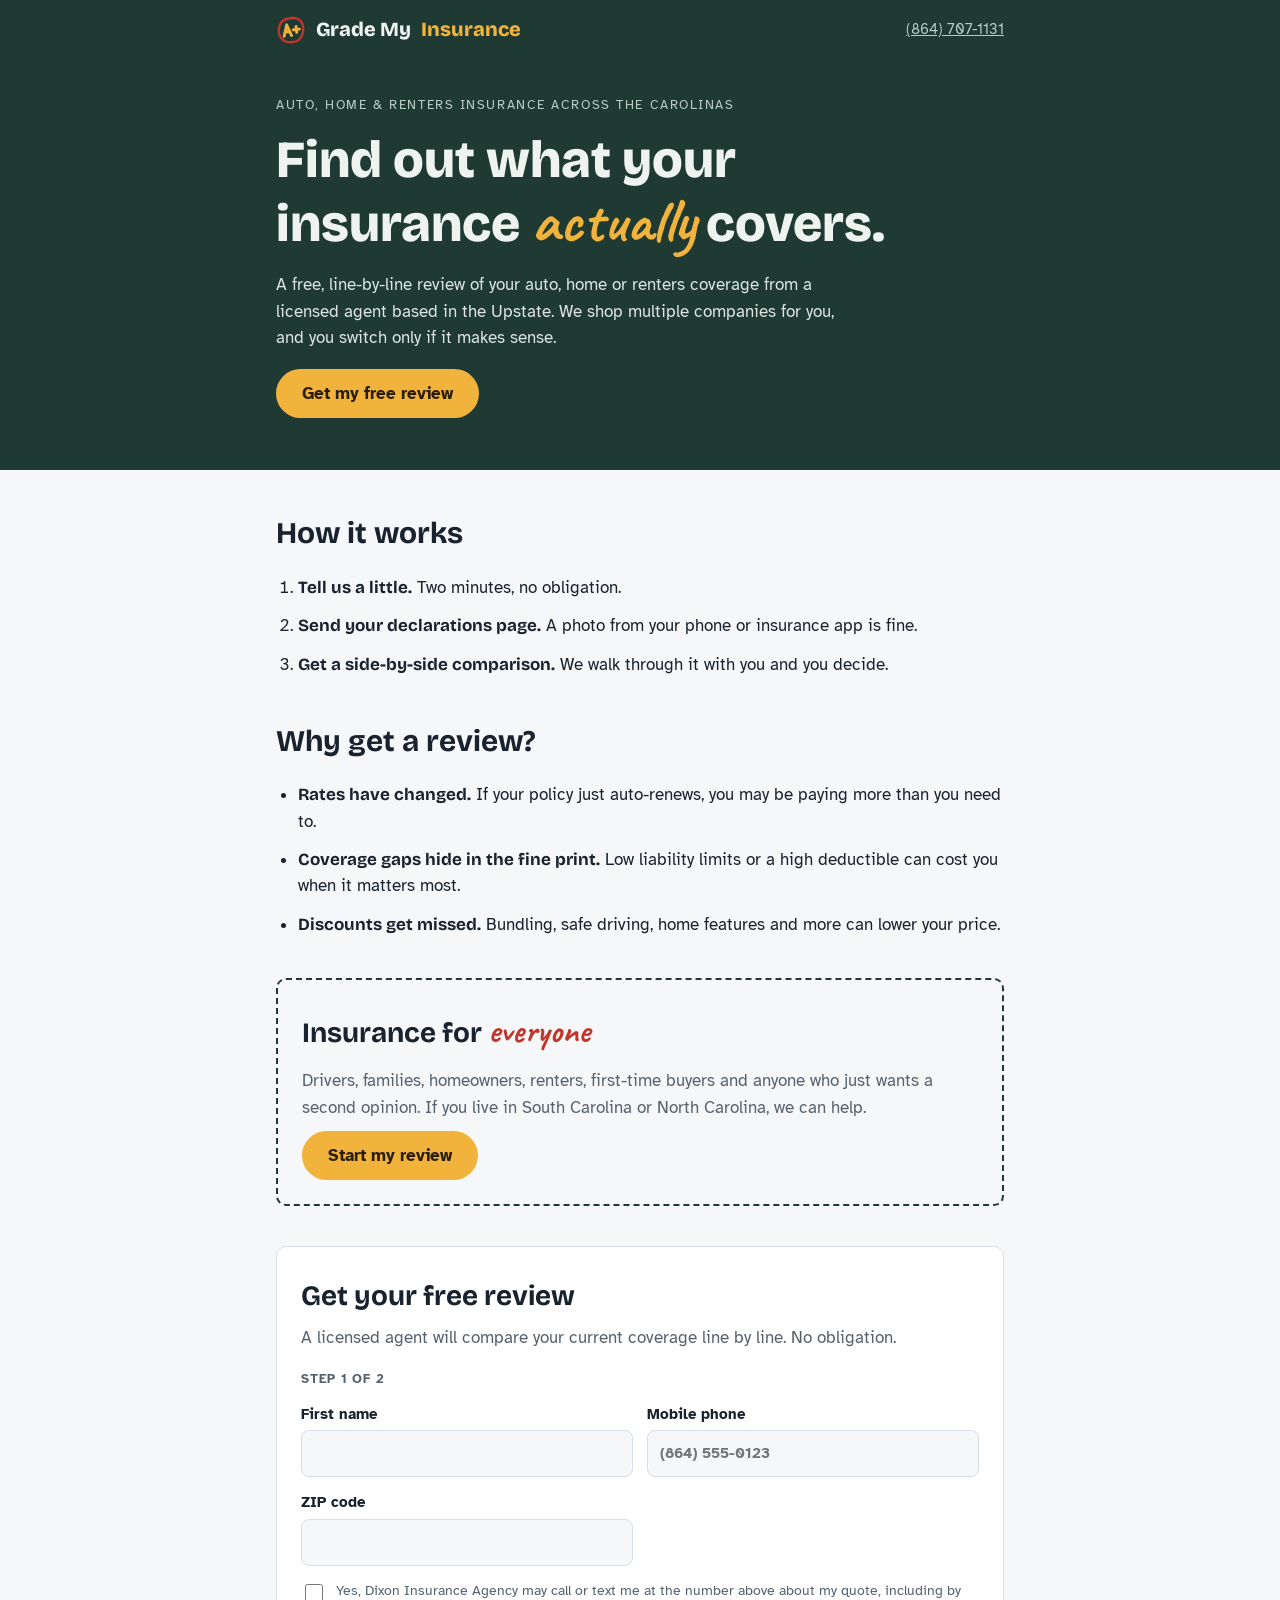
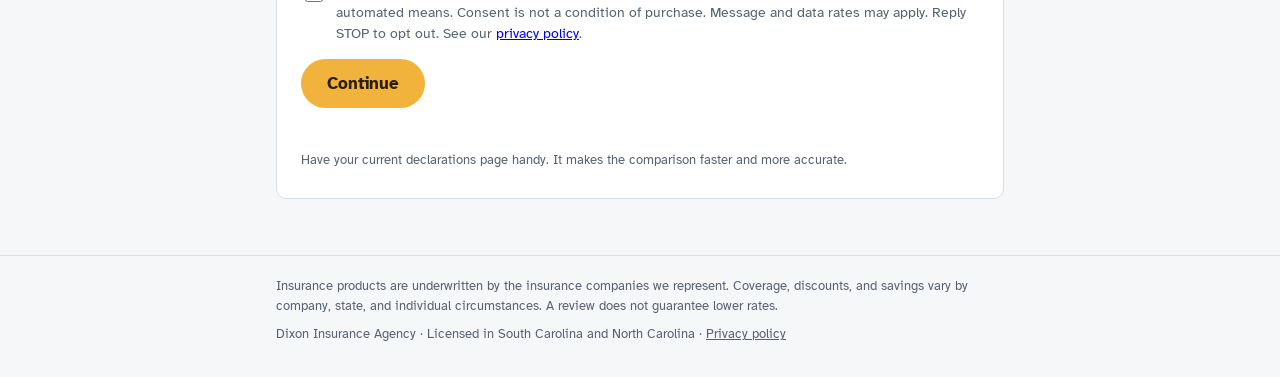
<file: index.html>
<!doctype html>
<html lang="en">
<head>
<meta charset="utf-8">
<meta name="viewport" content="width=device-width,initial-scale=1,viewport-fit=cover">
<title>Grade My Insurance</title>
<link rel="icon" href="/assets/favicon.svg" type="image/svg+xml">
<meta name="description" content="A free, line-by-line review of your auto and home insurance from a licensed agent serving South Carolina and North Carolina.">
<link rel="preconnect" href="https://fonts.googleapis.com">
<link rel="preconnect" href="https://fonts.gstatic.com" crossorigin>
<link rel="stylesheet" href="https://fonts.googleapis.com/css2?family=Bricolage+Grotesque:opsz,wght@12..96,600;12..96,800&family=Atkinson+Hyperlegible:wght@400;700&family=Caveat:wght@700&display=swap" media="print" onload="this.media='all'">
<noscript><link rel="stylesheet" href="https://fonts.googleapis.com/css2?family=Bricolage+Grotesque:opsz,wght@12..96,600;12..96,800&family=Atkinson+Hyperlegible:wght@400;700&family=Caveat:wght@700&display=swap"></noscript>
<link rel="stylesheet" href="/assets/site.css">
</head>
<body>

<div class="topbar"><div class="wrap">
  <a class="brand" href="/"><svg class="mark" viewBox="0 0 64 64" width="30" height="30" aria-hidden="true"><path d="M32 6C50 5 59 16 58 32C57 49 46 59 31 58C15 58 5 47 6 31C7 16 17 6 34 7" fill="none" stroke="#C2352A" stroke-width="5" stroke-linecap="round"/><g transform="rotate(-6 32 32)" fill="none" stroke="#F2B33D" stroke-width="6" stroke-linecap="round" stroke-linejoin="round"><path d="M16 44L24 20L32 44M19.5 35H28.5"/><path d="M37 32H50M43.5 25.5V38.5"/></g></svg>Grade My <em>Insurance</em></a>
  <a class="nav" href="tel:+18647071131">(864) 707-1131</a>
</div></div>

<header class="hero"><div class="wrap">
  <div class="eyebrow">Auto, home &amp; renters insurance across the Carolinas</div>
  <h1>Find out what your insurance <em>actually</em> covers.</h1>
  <p>A free, line-by-line review of your auto, home or renters coverage from a licensed agent based in the Upstate. We shop multiple companies for you, and you switch only if it makes sense.</p>
  <div class="row"><a class="btn" href="#quote">Get my free review</a></div>
</div></header>

<main><div class="wrap">

  <section class="section-h" aria-labelledby="howH" style="gap:18px">
    <h2 id="howH">How it works</h2>
    <ol class="steps-list">
      <li><strong>Tell us a little.</strong> Two minutes, no obligation.</li>
      <li><strong>Send your declarations page.</strong> A photo from your phone or insurance app is fine.</li>
      <li><strong>Get a side-by-side comparison.</strong> We walk through it with you and you decide.</li>
    </ol>
  </section>

  <section class="section-h" aria-labelledby="whyH" style="gap:18px">
    <h2 id="whyH">Why get a review?</h2>
    <ul class="steps-list">
      <li><strong>Rates have changed.</strong> If your policy just auto-renews, you may be paying more than you need to.</li>
      <li><strong>Coverage gaps hide in the fine print.</strong> Low liability limits or a high deductible can cost you when it matters most.</li>
      <li><strong>Discounts get missed.</strong> Bundling, safe driving, home features and more can lower your price.</li>
    </ul>
  </section>

  <section class="also" aria-labelledby="whoH">
    <h2 id="whoH">Insurance for <em>everyone</em></h2>
    <p>Drivers, families, homeowners, renters, first-time buyers and anyone who just wants a second opinion. If you live in South Carolina or North Carolina, we can help.</p>
    <div class="row"><a class="btn" href="#quote">Start my review</a></div>
  </section>

  <section class="card" id="quote" aria-labelledby="quoteH">
    <div class="section-h">
      <h2 id="quoteH">Get your free review</h2>
      <p>A licensed agent will compare your current coverage line by line. No obligation.</p>
    </div>
    <form name="quote" id="quoteForm" method="POST" action="/thank-you/" data-netlify="true" netlify-honeypot="bot-field" data-quote-form novalidate>
      <input type="hidden" name="form-name" value="quote">
      <input type="hidden" name="page" value="home">
      <input type="hidden" name="utm_source" value="">
      <input type="hidden" name="utm_campaign" value="">
      <input type="hidden" name="utm_content" value="">
      <p class="hp" aria-hidden="true"><label>Leave this field empty <input name="bot-field" tabindex="-1" autocomplete="off"></label></p>
      <p class="step-label" data-step-label hidden></p>

      <fieldset class="step" data-step="1">
        <legend class="sr-only">How to reach you</legend>
        <div class="grid2">
          <label for="fName">First name<input type="text" id="fName" name="first_name" autocomplete="given-name" required></label>
          <label for="phone">Mobile phone<input type="tel" id="phone" name="phone" autocomplete="tel" inputmode="tel" maxlength="14" placeholder="(864) 555-0123" required></label>
        </div>
        <div class="grid2">
          <label for="zip">ZIP code<input type="text" id="zip" name="zip" inputmode="numeric" maxlength="5" autocomplete="postal-code" required></label>
        </div>
        <label class="consent" for="consent"><input type="checkbox" id="consent" name="call_text_consent" value="Yes">
        <span>Yes, Dixon Insurance Agency may call or text me at the number above about my quote, including by automated means. Consent is not a condition of purchase. Message and data rates may apply. Reply STOP to opt out. See our <a href="/privacy/">privacy policy</a>.</span></label>
        <div class="row"><button class="btn" type="button" data-next hidden>Continue</button></div>
      </fieldset>

      <fieldset class="step" data-step="2">
        <legend class="step-intro">Almost done. Everything below is optional, but it helps us quote faster.</legend>
        <div class="grid2">
          <label for="lName"><span class="lbl">Last name <small>(optional)</small></span><input type="text" id="lName" name="last_name" autocomplete="family-name"></label>
          <label for="email"><span class="lbl">Email <small>(optional, so we can send your confirmation right away)</small></span><input type="email" id="email" name="email" autocomplete="email"></label>
        </div>
        <div class="grid2">
          <label for="role"><span class="lbl">Do you own or rent your home? <small>(optional)</small></span>
          <select id="role" name="role">
            <option value="">Choose one</option>
            <option>Own my home</option>
            <option>Rent</option>
            <option>Live with family</option>
            <option>Other</option>
          </select></label>
          <label for="lines">What should we quote?
          <select id="lines" name="quote_lines">
            <option>Auto and home</option>
            <option>Auto and renters</option>
            <option>Auto only</option>
            <option>Home only</option>
            <option>Renters only</option>
            <option>Not sure yet</option>
          </select></label>
        </div>
        <div class="grid2">
          <label for="renew"><span class="lbl">When does your policy renew? <small>(optional)</small></span>
          <select id="renew" name="renewal">
            <option value="">Not sure</option>
            <option>Within 30 days</option><option>1 to 3 months</option><option>3 to 6 months</option><option>More than 6 months</option>
          </select></label>
          <label for="besttime"><span class="lbl">Best time to reach you <small>(optional)</small></span>
          <select id="besttime" name="best_time">
            <option value="">Anytime is fine</option>
            <option>Morning (8 to 11 AM)</option>
            <option>Midday (11 AM to 2 PM)</option>
            <option>Afternoon (2 to 5 PM)</option>
            <option>Evening (after 5 PM)</option>
            <option>Text me first</option>
          </select></label>
        </div>
        <div class="row"><button class="btn" type="submit">Get my quote</button><button class="btn-link" type="button" data-back hidden>Back</button></div>
      </fieldset>

      <div class="err" id="formErr" data-error role="alert"></div>
      <p class="fine">Have your current declarations page handy. It makes the comparison faster and more accurate.</p>
    </form>
  </section>

</div></main>

<footer><div class="wrap">
  <p>Insurance products are underwritten by the insurance companies we represent. Coverage, discounts, and savings vary by company, state, and individual circumstances. A review does not guarantee lower rates.</p>
  <p>Dixon Insurance Agency · Licensed in South Carolina and North Carolina · <a href="/privacy/">Privacy policy</a></p>
</div></footer>

<script type="module" src="/assets/js/main.js"></script>
</body>
</html>
</file>
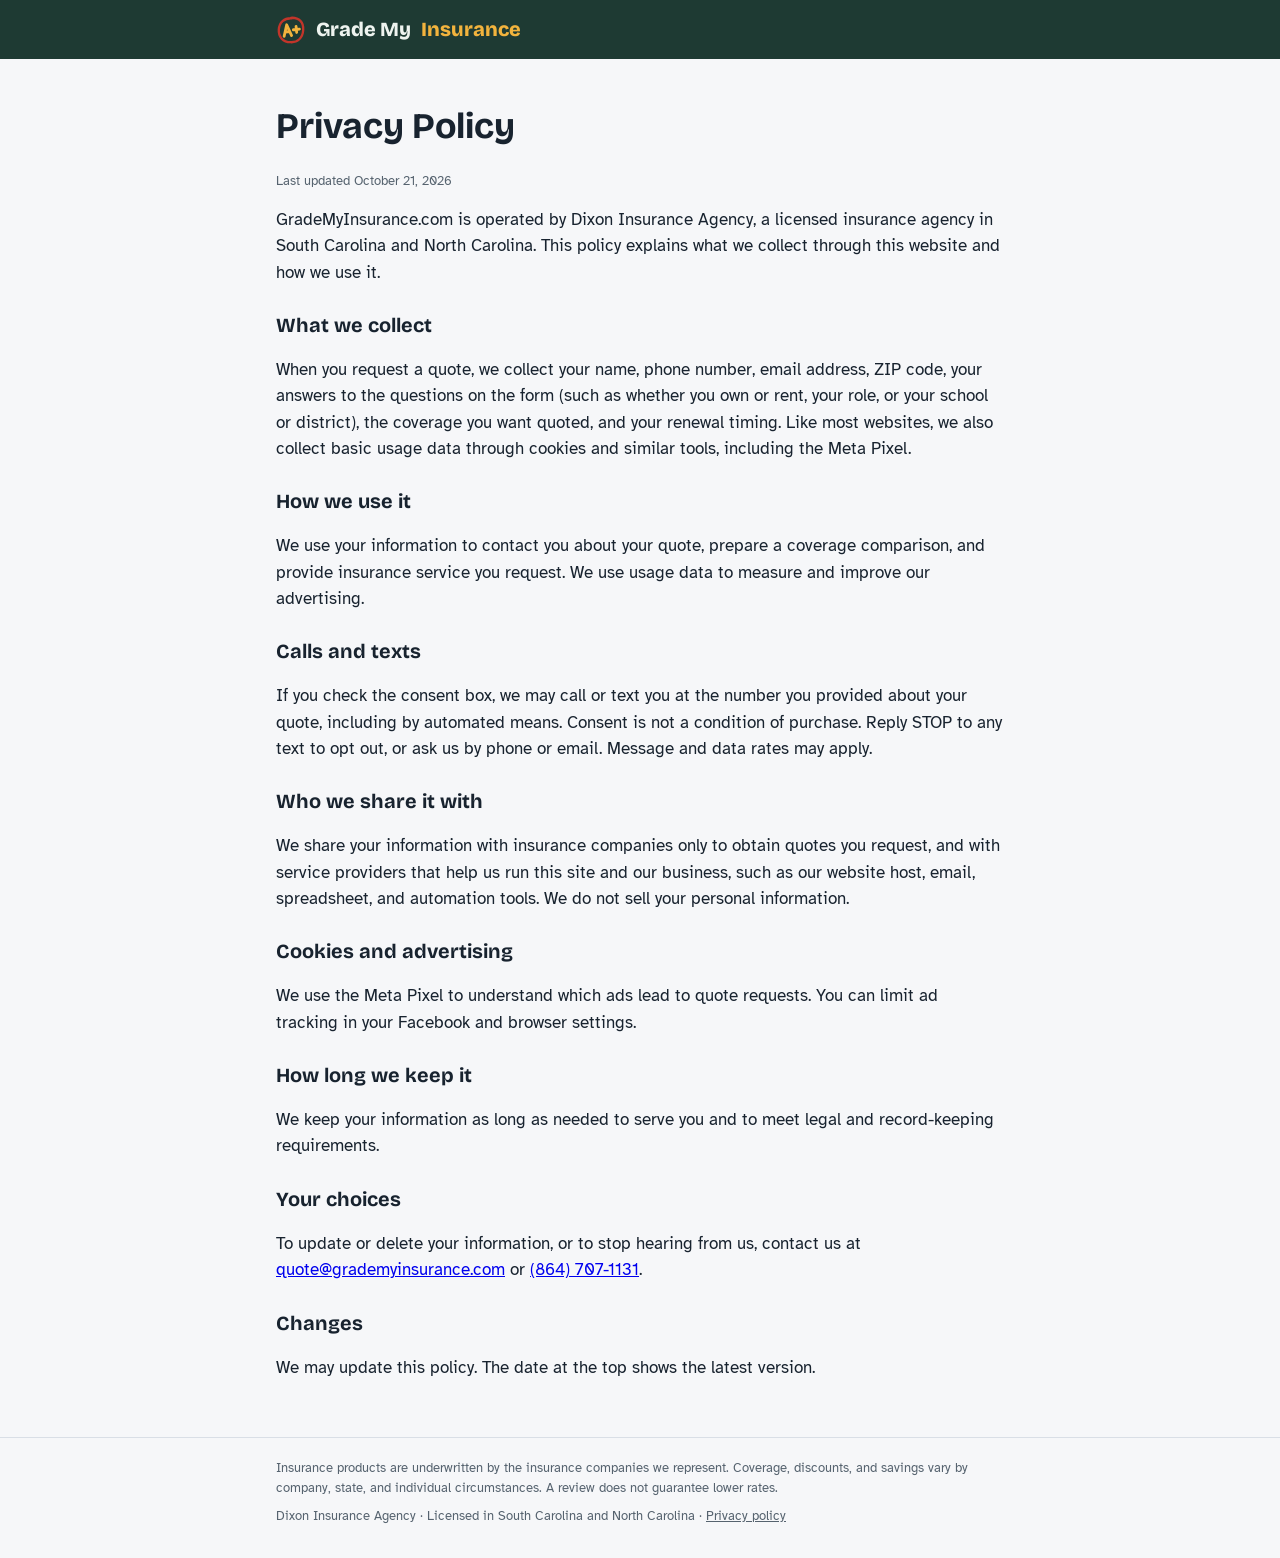
<file: privacy/index.html>
<!doctype html>
<html lang="en">
<head>
<meta charset="utf-8">
<meta name="viewport" content="width=device-width,initial-scale=1,viewport-fit=cover">
<title>Privacy Policy · Grade My Insurance</title>
<link rel="icon" href="/assets/favicon.svg" type="image/svg+xml">
<link rel="preconnect" href="https://fonts.googleapis.com">
<link rel="preconnect" href="https://fonts.gstatic.com" crossorigin>
<link rel="stylesheet" href="https://fonts.googleapis.com/css2?family=Bricolage+Grotesque:opsz,wght@12..96,600;12..96,800&family=Atkinson+Hyperlegible:wght@400;700&family=Caveat:wght@700&display=swap" media="print" onload="this.media='all'">
<noscript><link rel="stylesheet" href="https://fonts.googleapis.com/css2?family=Bricolage+Grotesque:opsz,wght@12..96,600;12..96,800&family=Atkinson+Hyperlegible:wght@400;700&family=Caveat:wght@700&display=swap"></noscript>
<link rel="stylesheet" href="/assets/site.css">
</head>
<body>

<div class="topbar"><div class="wrap">
  <a class="brand" href="/"><svg class="mark" viewBox="0 0 64 64" width="30" height="30" aria-hidden="true"><path d="M32 6C50 5 59 16 58 32C57 49 46 59 31 58C15 58 5 47 6 31C7 16 17 6 34 7" fill="none" stroke="#C2352A" stroke-width="5" stroke-linecap="round"/><g transform="rotate(-6 32 32)" fill="none" stroke="#F2B33D" stroke-width="6" stroke-linecap="round" stroke-linejoin="round"><path d="M16 44L24 20L32 44M19.5 35H28.5"/><path d="M37 32H50M43.5 25.5V38.5"/></g></svg>Grade My <em>Insurance</em></a>
</div></div>

<main class="legal"><div class="wrap">
  <h1>Privacy Policy</h1>
  <p class="fine">Last updated October 21, 2026</p>
  <p>GradeMyInsurance.com is operated by Dixon Insurance Agency, a licensed insurance agency in South Carolina and North Carolina. This policy explains what we collect through this website and how we use it.</p>

  <h2>What we collect</h2>
  <p>When you request a quote, we collect your name, phone number, email address, ZIP code, your answers to the questions on the form (such as whether you own or rent, your role, or your school or district), the coverage you want quoted, and your renewal timing. Like most websites, we also collect basic usage data through cookies and similar tools, including the Meta Pixel.</p>

  <h2>How we use it</h2>
  <p>We use your information to contact you about your quote, prepare a coverage comparison, and provide insurance service you request. We use usage data to measure and improve our advertising.</p>

  <h2>Calls and texts</h2>
  <p>If you check the consent box, we may call or text you at the number you provided about your quote, including by automated means. Consent is not a condition of purchase. Reply STOP to any text to opt out, or ask us by phone or email. Message and data rates may apply.</p>

  <h2>Who we share it with</h2>
  <p>We share your information with insurance companies only to obtain quotes you request, and with service providers that help us run this site and our business, such as our website host, email, spreadsheet, and automation tools. We do not sell your personal information.</p>

  <h2>Cookies and advertising</h2>
  <p>We use the Meta Pixel to understand which ads lead to quote requests. You can limit ad tracking in your Facebook and browser settings.</p>

  <h2>How long we keep it</h2>
  <p>We keep your information as long as needed to serve you and to meet legal and record-keeping requirements.</p>

  <h2>Your choices</h2>
  <p>To update or delete your information, or to stop hearing from us, contact us at <a href="mailto:quote@grademyinsurance.com">quote@grademyinsurance.com</a> or <a href="tel:+18647071131">(864) 707-1131</a>.</p>

  <h2>Changes</h2>
  <p>We may update this policy. The date at the top shows the latest version.</p>
</div></main>

<footer><div class="wrap">
  <p>Insurance products are underwritten by the insurance companies we represent. Coverage, discounts, and savings vary by company, state, and individual circumstances. A review does not guarantee lower rates.</p>
  <p>Dixon Insurance Agency · Licensed in South Carolina and North Carolina · <a href="/privacy/">Privacy policy</a></p>
</div></footer>

<script type="module" src="/assets/js/main.js"></script>
</body>
</html>
</file>
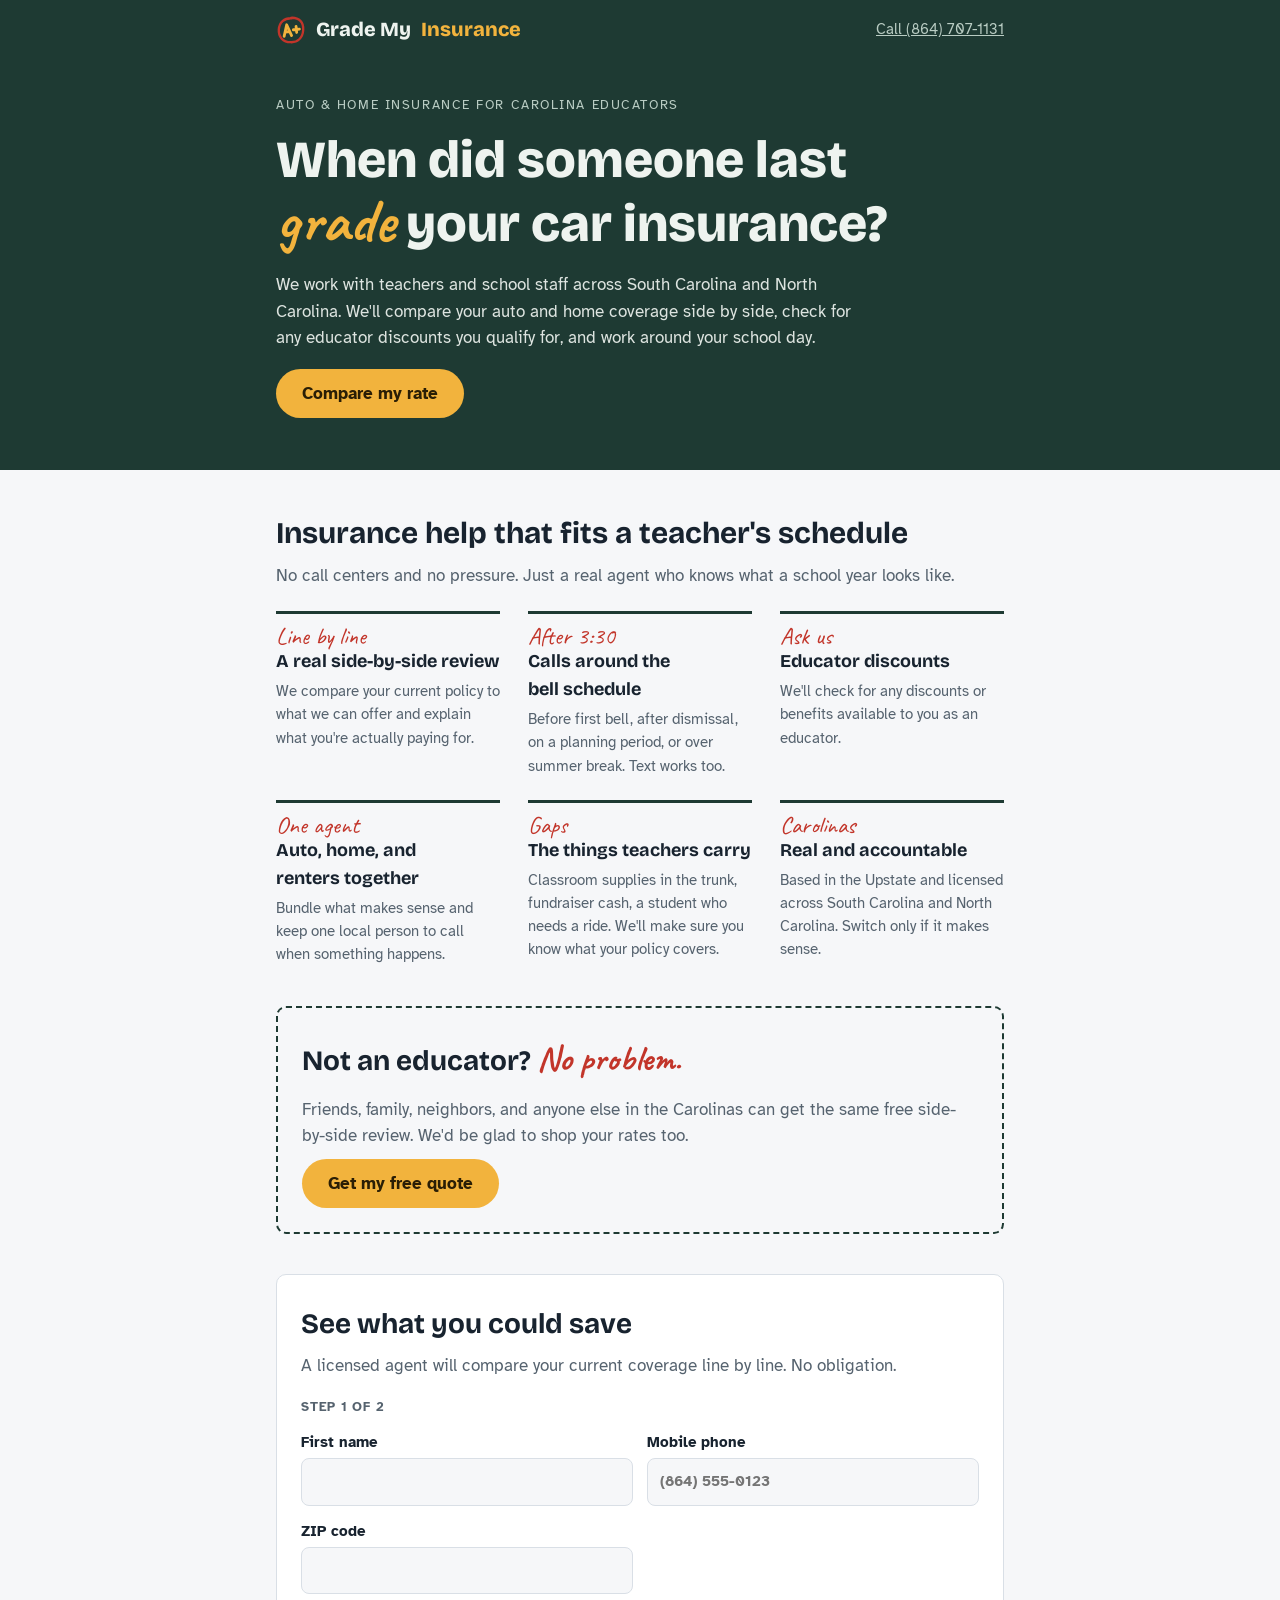
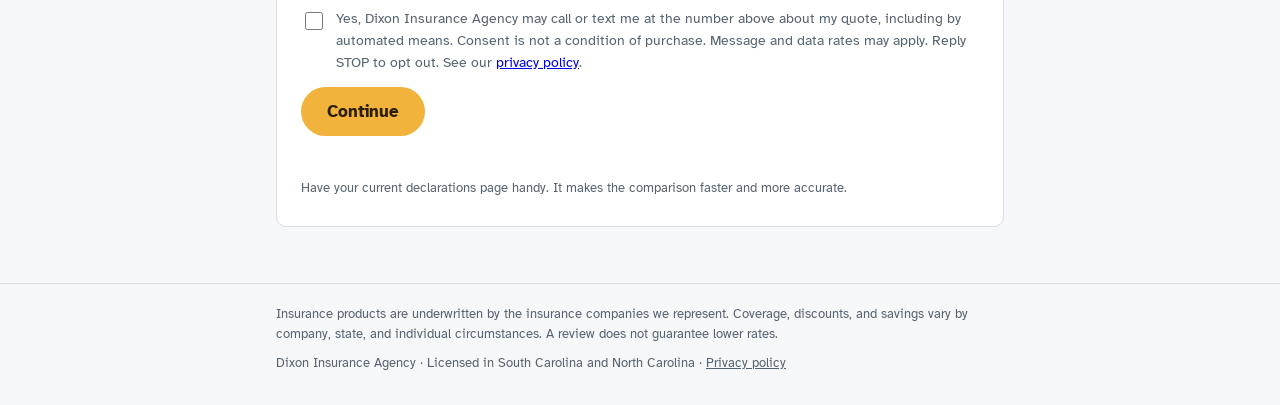
<file: teachers/index.html>
<!doctype html>
<html lang="en">
<head>
<meta charset="utf-8">
<meta name="viewport" content="width=device-width,initial-scale=1,viewport-fit=cover">
<title>Grade My Insurance for Carolina Educators</title>
<link rel="icon" href="/assets/favicon.svg" type="image/svg+xml">
<meta name="description" content="Free side-by-side auto and home insurance review for teachers and school staff in South Carolina and North Carolina, from a licensed agent.">
<link rel="preconnect" href="https://fonts.googleapis.com">
<link rel="preconnect" href="https://fonts.gstatic.com" crossorigin>
<link rel="stylesheet" href="https://fonts.googleapis.com/css2?family=Bricolage+Grotesque:opsz,wght@12..96,600;12..96,800&family=Atkinson+Hyperlegible:wght@400;700&family=Caveat:wght@700&display=swap" media="print" onload="this.media='all'">
<noscript><link rel="stylesheet" href="https://fonts.googleapis.com/css2?family=Bricolage+Grotesque:opsz,wght@12..96,600;12..96,800&family=Atkinson+Hyperlegible:wght@400;700&family=Caveat:wght@700&display=swap"></noscript>
<link rel="stylesheet" href="/assets/site.css">
</head>
<body>

<div class="topbar"><div class="wrap">
  <a class="brand" href="/"><svg class="mark" viewBox="0 0 64 64" width="30" height="30" aria-hidden="true"><path d="M32 6C50 5 59 16 58 32C57 49 46 59 31 58C15 58 5 47 6 31C7 16 17 6 34 7" fill="none" stroke="#C2352A" stroke-width="5" stroke-linecap="round"/><g transform="rotate(-6 32 32)" fill="none" stroke="#F2B33D" stroke-width="6" stroke-linecap="round" stroke-linejoin="round"><path d="M16 44L24 20L32 44M19.5 35H28.5"/><path d="M37 32H50M43.5 25.5V38.5"/></g></svg>Grade My <em>Insurance</em></a>
  <a class="nav" href="tel:+18647071131">Call (864) 707-1131</a>
</div></div>

<header class="hero"><div class="wrap">
  <div class="eyebrow">Auto &amp; home insurance for Carolina educators</div>
  <h1>When did someone last <em>grade</em> your car insurance?</h1>
  <p>We work with teachers and school staff across South Carolina and North Carolina. We'll compare your auto and home coverage side by side, check for any educator discounts you qualify for, and work around your school day.</p>
  <div class="row"><a class="btn" href="#quote">Compare my rate</a></div>
</div></header>

<main><div class="wrap">

  <section class="section-h" aria-labelledby="perksH" style="gap:22px">
    <div class="section-h">
      <h2 id="perksH">Insurance help that fits a teacher's schedule</h2>
      <p>No call centers and no pressure. Just a real agent who knows what a school year looks like.</p>
    </div>
    <ul class="perks">
      <li><div class="tag">Line by line</div><h3>A real side-by-side review</h3><p>We compare your current policy to what we can offer and explain what you're actually paying for.</p></li>
      <li><div class="tag">After 3:30</div><h3>Calls around the bell schedule</h3><p>Before first bell, after dismissal, on a planning period, or over summer break. Text works too.</p></li>
      <li><div class="tag">Ask us</div><h3>Educator discounts</h3><p>We'll check for any discounts or benefits available to you as an educator.</p></li>
      <li><div class="tag">One agent</div><h3>Auto, home, and renters together</h3><p>Bundle what makes sense and keep one local person to call when something happens.</p></li>
      <li><div class="tag">Gaps</div><h3>The things teachers carry</h3><p>Classroom supplies in the trunk, fundraiser cash, a student who needs a ride. We'll make sure you know what your policy covers.</p></li>
      <li><div class="tag">Carolinas</div><h3>Real and accountable</h3><p>Based in the Upstate and licensed across South Carolina and North Carolina. Switch only if it makes sense.</p></li>
    </ul>
  </section>

  <section class="also" aria-labelledby="alsoH">
    <h2 id="alsoH">Not an educator? <em>No problem.</em></h2>
    <p>Friends, family, neighbors, and anyone else in the Carolinas can get the same free side-by-side review. We'd be glad to shop your rates too.</p>
    <div class="row"><a class="btn" href="#quote">Get my free quote</a></div>
  </section>

  <section class="card" id="quote" aria-labelledby="quoteH">
    <div class="section-h">
      <h2 id="quoteH">See what you could save</h2>
      <p>A licensed agent will compare your current coverage line by line. No obligation.</p>
    </div>
    <form name="quote" id="quoteForm" method="POST" action="/thank-you/" data-netlify="true" netlify-honeypot="bot-field" data-quote-form novalidate>
      <input type="hidden" name="form-name" value="quote">
      <input type="hidden" name="page" value="teachers">
      <input type="hidden" name="utm_source" value="">
      <input type="hidden" name="utm_campaign" value="">
      <input type="hidden" name="utm_content" value="">
      <p class="hp" aria-hidden="true"><label>Leave this field empty <input name="bot-field" tabindex="-1" autocomplete="off"></label></p>
      <p class="step-label" data-step-label hidden></p>

      <fieldset class="step" data-step="1">
        <legend class="sr-only">How to reach you</legend>
        <div class="grid2">
          <label for="fName">First name<input type="text" id="fName" name="first_name" autocomplete="given-name" required></label>
          <label for="phone">Mobile phone<input type="tel" id="phone" name="phone" autocomplete="tel" inputmode="tel" maxlength="14" placeholder="(864) 555-0123" required></label>
        </div>
        <div class="grid2">
          <label for="zip">ZIP code<input type="text" id="zip" name="zip" inputmode="numeric" maxlength="5" autocomplete="postal-code" required></label>
        </div>
        <label class="consent" for="consent"><input type="checkbox" id="consent" name="call_text_consent" value="Yes">
        <span>Yes, Dixon Insurance Agency may call or text me at the number above about my quote, including by automated means. Consent is not a condition of purchase. Message and data rates may apply. Reply STOP to opt out. See our <a href="/privacy/">privacy policy</a>.</span></label>
        <div class="row"><button class="btn" type="button" data-next hidden>Continue</button></div>
      </fieldset>

      <fieldset class="step" data-step="2">
        <legend class="step-intro">Almost done. Everything below is optional, but it helps us quote faster.</legend>
        <div class="grid2">
          <label for="lName"><span class="lbl">Last name <small>(optional)</small></span><input type="text" id="lName" name="last_name" autocomplete="family-name"></label>
          <label for="email"><span class="lbl">Email <small>(optional, so we can send your confirmation right away)</small></span><input type="email" id="email" name="email" autocomplete="email"></label>
        </div>
        <div class="grid2">
          <label for="role"><span class="lbl">Your role <small>(optional)</small></span>
          <select id="role" name="role">
            <option value="">Choose one</option>
            <option>Classroom teacher</option>
            <option>School staff (para, office, bus, cafeteria, custodial, IT)</option>
            <option>Administrator or counselor</option>
            <option>College or university educator</option>
            <option>Retired educator</option>
            <option>Not an educator</option>
          </select></label>
          <label for="lines">What should we quote?
          <select id="lines" name="quote_lines">
            <option>Auto and home</option>
            <option>Auto and renters</option>
            <option>Auto only</option>
            <option>Home only</option>
          </select></label>
        </div>
        <div class="grid2">
          <label for="renew"><span class="lbl">When does your policy renew? <small>(optional)</small></span>
          <select id="renew" name="renewal">
            <option value="">Not sure</option>
            <option>Within 30 days</option><option>1 to 3 months</option><option>3 to 6 months</option><option>More than 6 months</option>
          </select></label>
          <label for="besttime"><span class="lbl">Best time to reach you <small>(optional)</small></span>
          <select id="besttime" name="best_time">
            <option value="">Anytime is fine</option>
            <option>Before school</option>
            <option>Planning period or lunch</option>
            <option>After school (3:30 to 5 PM)</option>
            <option>Evening (after 5 PM)</option>
            <option>Weekend</option>
            <option>Text me first</option>
          </select></label>
        </div>
        <label for="school"><span class="lbl">School or district <small>(optional)</small></span><input type="text" id="school" name="school" placeholder="e.g., Boiling Springs High School, Spartanburg District 5"></label>
        <div class="row"><button class="btn" type="submit">Get my quote</button><button class="btn-link" type="button" data-back hidden>Back</button></div>
      </fieldset>

      <div class="err" id="formErr" data-error role="alert"></div>
      <p class="fine">Have your current declarations page handy. It makes the comparison faster and more accurate.</p>
    </form>
  </section>

</div></main>

<footer><div class="wrap">
  <p>Insurance products are underwritten by the insurance companies we represent. Coverage, discounts, and savings vary by company, state, and individual circumstances. A review does not guarantee lower rates.</p>
  <p>Dixon Insurance Agency · Licensed in South Carolina and North Carolina · <a href="/privacy/">Privacy policy</a></p>
</div></footer>

<script type="module" src="/assets/js/main.js"></script>
</body>
</html>
</file>
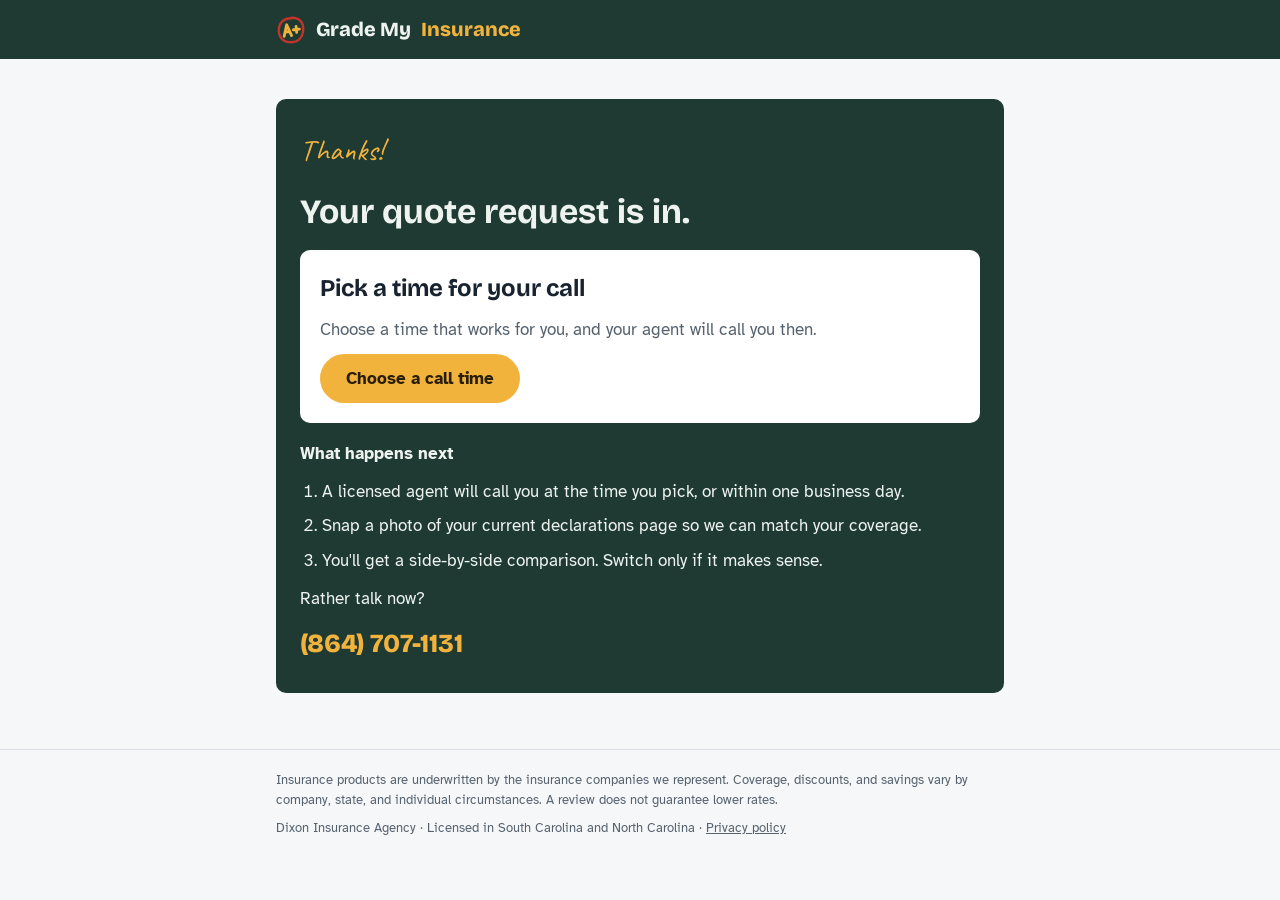
<file: thank-you/index.html>
<!doctype html>
<html lang="en">
<head>
<meta charset="utf-8">
<meta name="viewport" content="width=device-width,initial-scale=1,viewport-fit=cover">
<title>Quote Request Received</title>
<link rel="icon" href="/assets/favicon.svg" type="image/svg+xml">
<meta name="robots" content="noindex">
<link rel="preconnect" href="https://fonts.googleapis.com">
<link rel="preconnect" href="https://fonts.gstatic.com" crossorigin>
<link rel="stylesheet" href="https://fonts.googleapis.com/css2?family=Bricolage+Grotesque:opsz,wght@12..96,600;12..96,800&family=Atkinson+Hyperlegible:wght@400;700&family=Caveat:wght@700&display=swap" media="print" onload="this.media='all'">
<noscript><link rel="stylesheet" href="https://fonts.googleapis.com/css2?family=Bricolage+Grotesque:opsz,wght@12..96,600;12..96,800&family=Atkinson+Hyperlegible:wght@400;700&family=Caveat:wght@700&display=swap"></noscript>
<link rel="stylesheet" href="/assets/site.css">
</head>
<body data-lead="true">

<div class="topbar"><div class="wrap">
  <a class="brand" href="/"><svg class="mark" viewBox="0 0 64 64" width="30" height="30" aria-hidden="true"><path d="M32 6C50 5 59 16 58 32C57 49 46 59 31 58C15 58 5 47 6 31C7 16 17 6 34 7" fill="none" stroke="#C2352A" stroke-width="5" stroke-linecap="round"/><g transform="rotate(-6 32 32)" fill="none" stroke="#F2B33D" stroke-width="6" stroke-linecap="round" stroke-linejoin="round"><path d="M16 44L24 20L32 44M19.5 35H28.5"/><path d="M37 32H50M43.5 25.5V38.5"/></g></svg>Grade My <em>Insurance</em></a>
</div></div>

<main><div class="wrap">
  <section class="done" aria-labelledby="doneH">
    <div class="pen">Thanks!</div>
    <h1 id="doneH">Your quote request is in.</h1>
    <div class="book">
      <h2 id="bookH">Pick a time for your call</h2>
      <p>Choose a time that works for you, and your agent will call you then.</p>
      <a class="btn" href="https://calendar.app.google/NiK9ATf2sySZvvkr6" target="_blank" rel="noopener">Choose a call time</a>
    </div>
    <p class="next-h">What happens next</p>
    <ol>
      <li>A licensed agent will call you at the time you pick, or within one business day.</li>
      <li>Snap a photo of your current declarations page so we can match your coverage.</li>
      <li>You'll get a side-by-side comparison. Switch only if it makes sense.</li>
    </ol>
    <p>Rather talk now?</p>
    <a class="phone" href="tel:+18647071131">(864) 707-1131</a>
  </section>
</div></main>

<footer><div class="wrap">
  <p>Insurance products are underwritten by the insurance companies we represent. Coverage, discounts, and savings vary by company, state, and individual circumstances. A review does not guarantee lower rates.</p>
  <p>Dixon Insurance Agency · Licensed in South Carolina and North Carolina · <a href="/privacy/">Privacy policy</a></p>
</div></footer>

<script type="module" src="/assets/js/main.js"></script>
</body>
</html>
</file>
<file: assets/site.css>
/* Grade My Insurance — shared styles
   Layout: chalkboard hero band, then one centered column of sections */
:root{
  --paper:#F6F7F9; --surface:#FFFFFF; --ink:#18232F; --muted:#56636F; --line:#D9DFE6;
  --board:#1E3A33; --board-ink:#EEF3EF; --chalk-dim:#B9CCC3;
  --pencil:#F2B33D; --pencil-ink:#2A1E05; --redpen:#C2352A;
  --f-display:"Bricolage Grotesque","Segoe UI",system-ui,sans-serif;
  --f-body:"Atkinson Hyperlegible","Segoe UI",system-ui,sans-serif;
  --f-pen:"Caveat","Comic Sans MS",cursive;
  --r:10px;
}
@media (prefers-color-scheme: dark){:root{
  --paper:#10161C; --surface:#18212A; --ink:#E5EBF0; --muted:#9AA8B5; --line:#2C3843;
  --board:#16302A; --board-ink:#E8F0EB; --chalk-dim:#9DB8AC; --redpen:#FF7468; color-scheme:dark}}

*{box-sizing:border-box}
html{scroll-behavior:smooth}
body{margin:0;background:var(--paper);color:var(--ink);font-family:var(--f-body);font-size:17px;line-height:1.55}
img{max-width:100%}
.wrap{max-width:760px;margin:0 auto;padding-left:max(16px,env(safe-area-inset-left,0px));padding-right:max(16px,env(safe-area-inset-right,0px))}
h1,h2,h3{font-family:var(--f-display);text-wrap:balance;margin:0}

.topbar{background:var(--board);color:var(--board-ink)}
.topbar .wrap{padding-block:14px;display:flex;justify-content:space-between;align-items:center;gap:12px}
.brand{font-family:var(--f-display);font-weight:800;font-size:20px;color:var(--board-ink);text-decoration:none;display:inline-flex;align-items:center;gap:10px}
.brand .mark{flex:none}
.brand em{font-style:normal;color:var(--pencil)}
.topbar a.nav{color:var(--chalk-dim);font-size:15px}

.hero{background:var(--board);color:var(--board-ink)}
.hero .wrap{padding-block:36px 52px;display:grid;gap:18px}
.eyebrow{font-size:13px;letter-spacing:.12em;text-transform:uppercase;color:var(--chalk-dim)}
.hero h1{font-size:clamp(32px,6vw,52px);font-weight:800;line-height:1.06}
.hero h1 em{font-style:normal;font-family:var(--f-pen);color:var(--pencil);font-size:1.2em}
.hero p{margin:0;max-width:34em;opacity:.92}

.btn{font:700 17px var(--f-body);border:0;border-radius:999px;padding:14px 26px;cursor:pointer;background:var(--pencil);color:var(--pencil-ink);text-decoration:none;display:inline-block}
.btn:hover{filter:brightness(1.05)}
.btn:focus-visible,input:focus-visible,select:focus-visible,a:focus-visible{outline:3px solid var(--pencil);outline-offset:2px}
.row{display:flex;flex-wrap:wrap;gap:12px;align-items:center}

main .wrap{padding-block:40px 56px;display:grid;gap:40px}
.section-h{display:grid;gap:6px}
.section-h h2{font-size:clamp(24px,4vw,30px)}
.section-h p{margin:0;color:var(--muted)}
.perks{list-style:none;margin:0;padding:0;display:grid;grid-template-columns:repeat(auto-fit,minmax(220px,1fr));gap:22px 28px}
.perks li{border-top:3px solid var(--board);padding-top:10px;min-width:0}
.perks h3{font-size:18px}
.perks p{margin:4px 0 0;color:var(--muted);font-size:15px}
.perks .tag{font-family:var(--f-pen);color:var(--redpen);font-size:24px;line-height:1}
.steps-list{margin:0;padding-left:1.3em;display:grid;gap:12px}
.steps-list strong{font-family:var(--f-display)}

.also{border:2px dashed var(--board);border-radius:var(--r);padding:24px;display:grid;gap:10px}
.also h2{font-size:clamp(22px,4vw,28px)}
.also h2 em{font-style:normal;font-family:var(--f-pen);color:var(--redpen);font-size:1.25em}
.also p{margin:0;color:var(--muted)}

.card{background:var(--surface);border:1px solid var(--line);border-radius:var(--r);padding:28px 24px;display:grid;gap:18px;scroll-margin-top:16px}
.card h2{font-size:clamp(22px,4vw,28px)}
form{display:grid;gap:14px}
.grid2{display:grid;grid-template-columns:1fr 1fr;gap:14px}
@media (max-width:540px){.grid2{grid-template-columns:1fr}}
label{display:grid;gap:4px;font-weight:700;font-size:15px}
label small{font-size:inherit;font-weight:400;color:var(--muted)}
input[type=text],input[type=email],input[type=tel],select{font:inherit;color:var(--ink);background:var(--paper);border:1.5px solid var(--line);border-radius:8px;padding:11px 12px;width:100%}
.consent{display:flex;gap:10px;align-items:flex-start;font-weight:400;font-size:14px;color:var(--muted)}
.consent input{margin-top:4px;width:18px;height:18px;flex:none}
.err{color:var(--redpen);font-size:14px;min-height:1em}
.fine{font-size:13px;color:var(--muted);margin:0}
.hp{position:absolute;left:-9999px;width:1px;height:1px;overflow:hidden}
.sr-only{position:absolute;width:1px;height:1px;padding:0;margin:-1px;overflow:hidden;clip:rect(0 0 0 0);white-space:nowrap;border:0}
.step{border:0;margin:0;padding:0;min-width:0;display:grid;gap:14px}
[hidden]{display:none!important}
.step-intro{padding:0;font-size:15px;color:var(--muted);margin-bottom:2px}
.step-label{margin:0;font-size:13px;font-weight:700;letter-spacing:.06em;text-transform:uppercase;color:var(--muted)}
.btn-link{font:600 16px var(--f-body);background:none;border:0;padding:10px 4px;color:var(--muted);text-decoration:underline;cursor:pointer}

.done{background:var(--board);color:var(--board-ink);border-radius:var(--r);padding:28px 24px;display:grid;gap:12px}
.done h1{font-size:clamp(26px,5vw,34px)}
.done p{margin:0}
.done .pen{font-family:var(--f-pen);font-size:30px;color:var(--pencil)}
.done ol{margin:0;padding-left:1.3em;display:grid;gap:8px}
.book{background:var(--surface);color:var(--ink);border-radius:var(--r);padding:20px;display:grid;gap:10px;justify-items:start}
.book h2{font-size:clamp(20px,4vw,24px)}
.book p{color:var(--muted)}
.next-h{font-weight:700;margin-top:6px!important}
.phone{text-decoration:none;font-family:var(--f-display);font-size:26px;font-weight:800;color:var(--pencil)}

.legal h1{font-size:clamp(28px,5vw,36px)}
.legal h2{font-size:20px;margin-top:8px}
.legal p{margin:0}
.legal .wrap{gap:16px}

footer{color:var(--muted);font-size:13px;border-top:1px solid var(--line)}
footer .wrap{padding-block:20px 32px;display:grid;gap:8px}
footer p{margin:0;max-width:62em}
footer a{color:var(--muted)}
@media (prefers-reduced-motion:reduce){*{transition:none!important}html{scroll-behavior:auto}}
</file>
